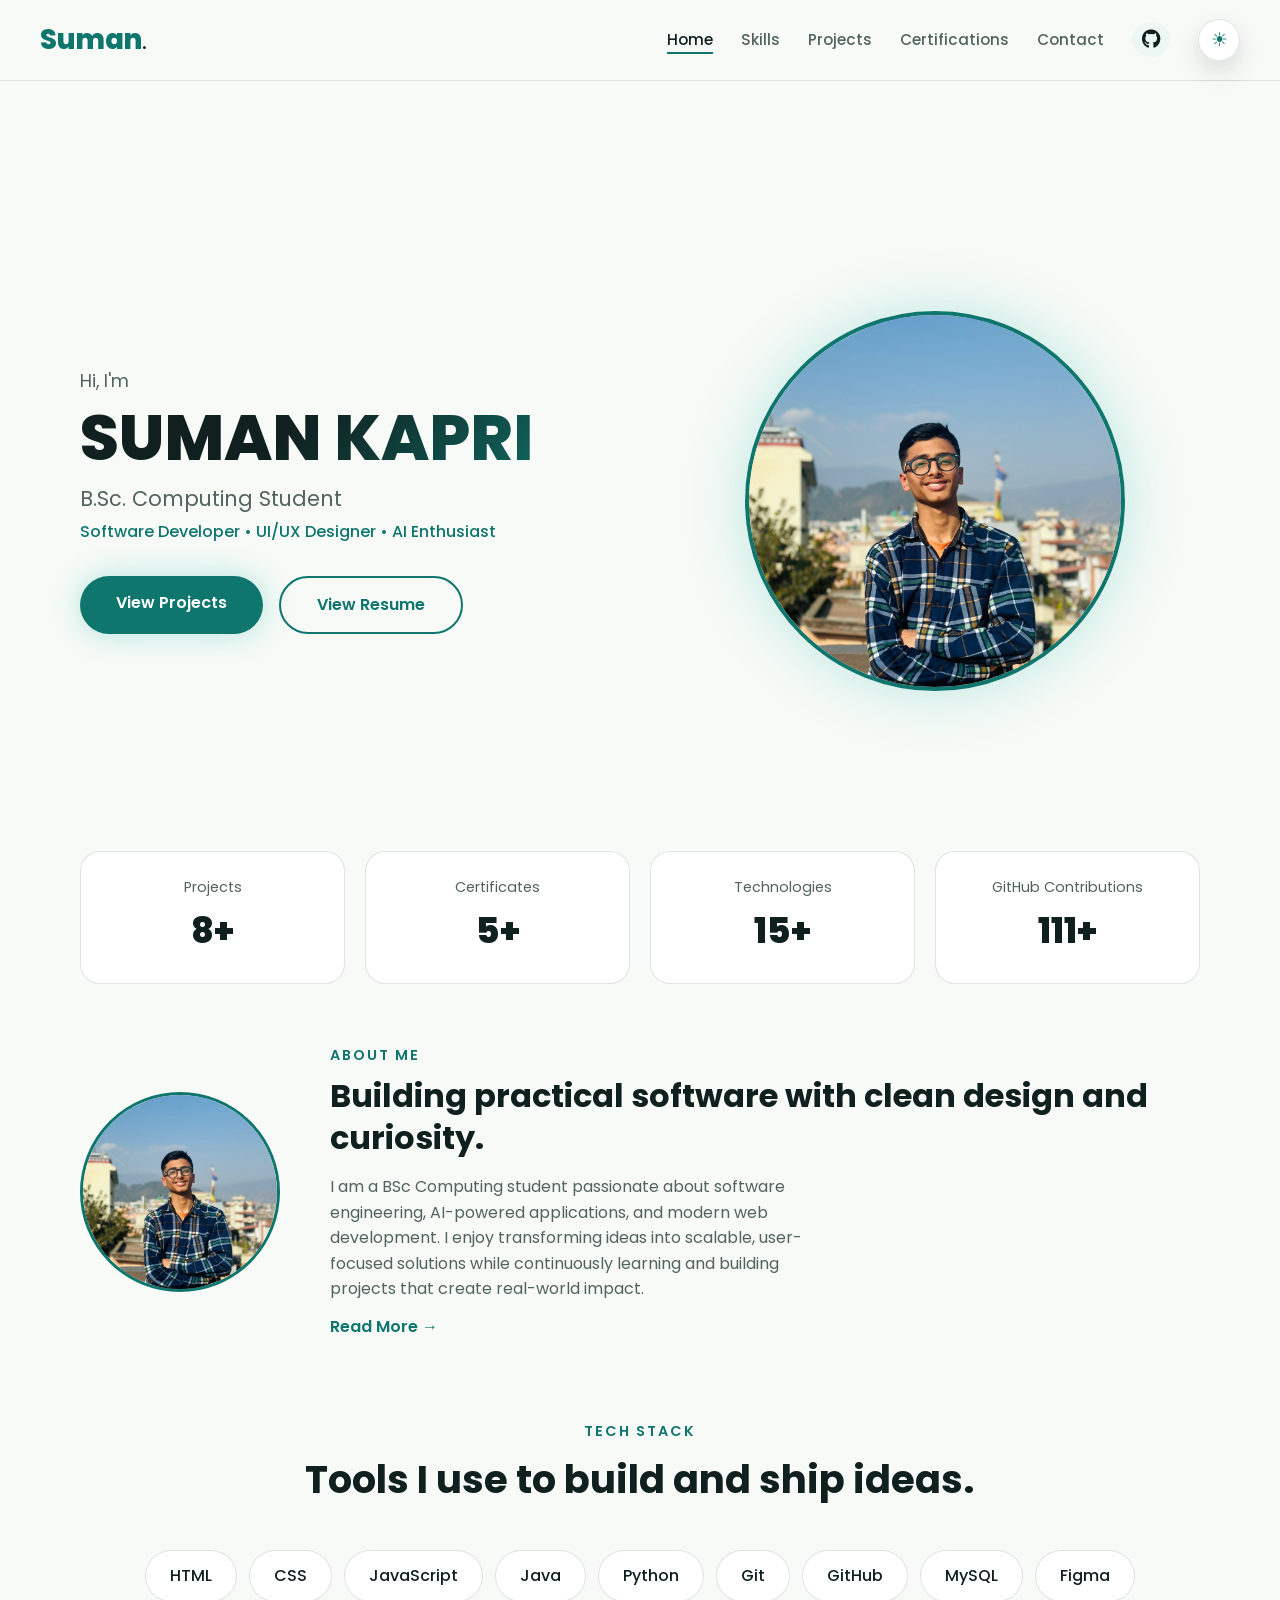
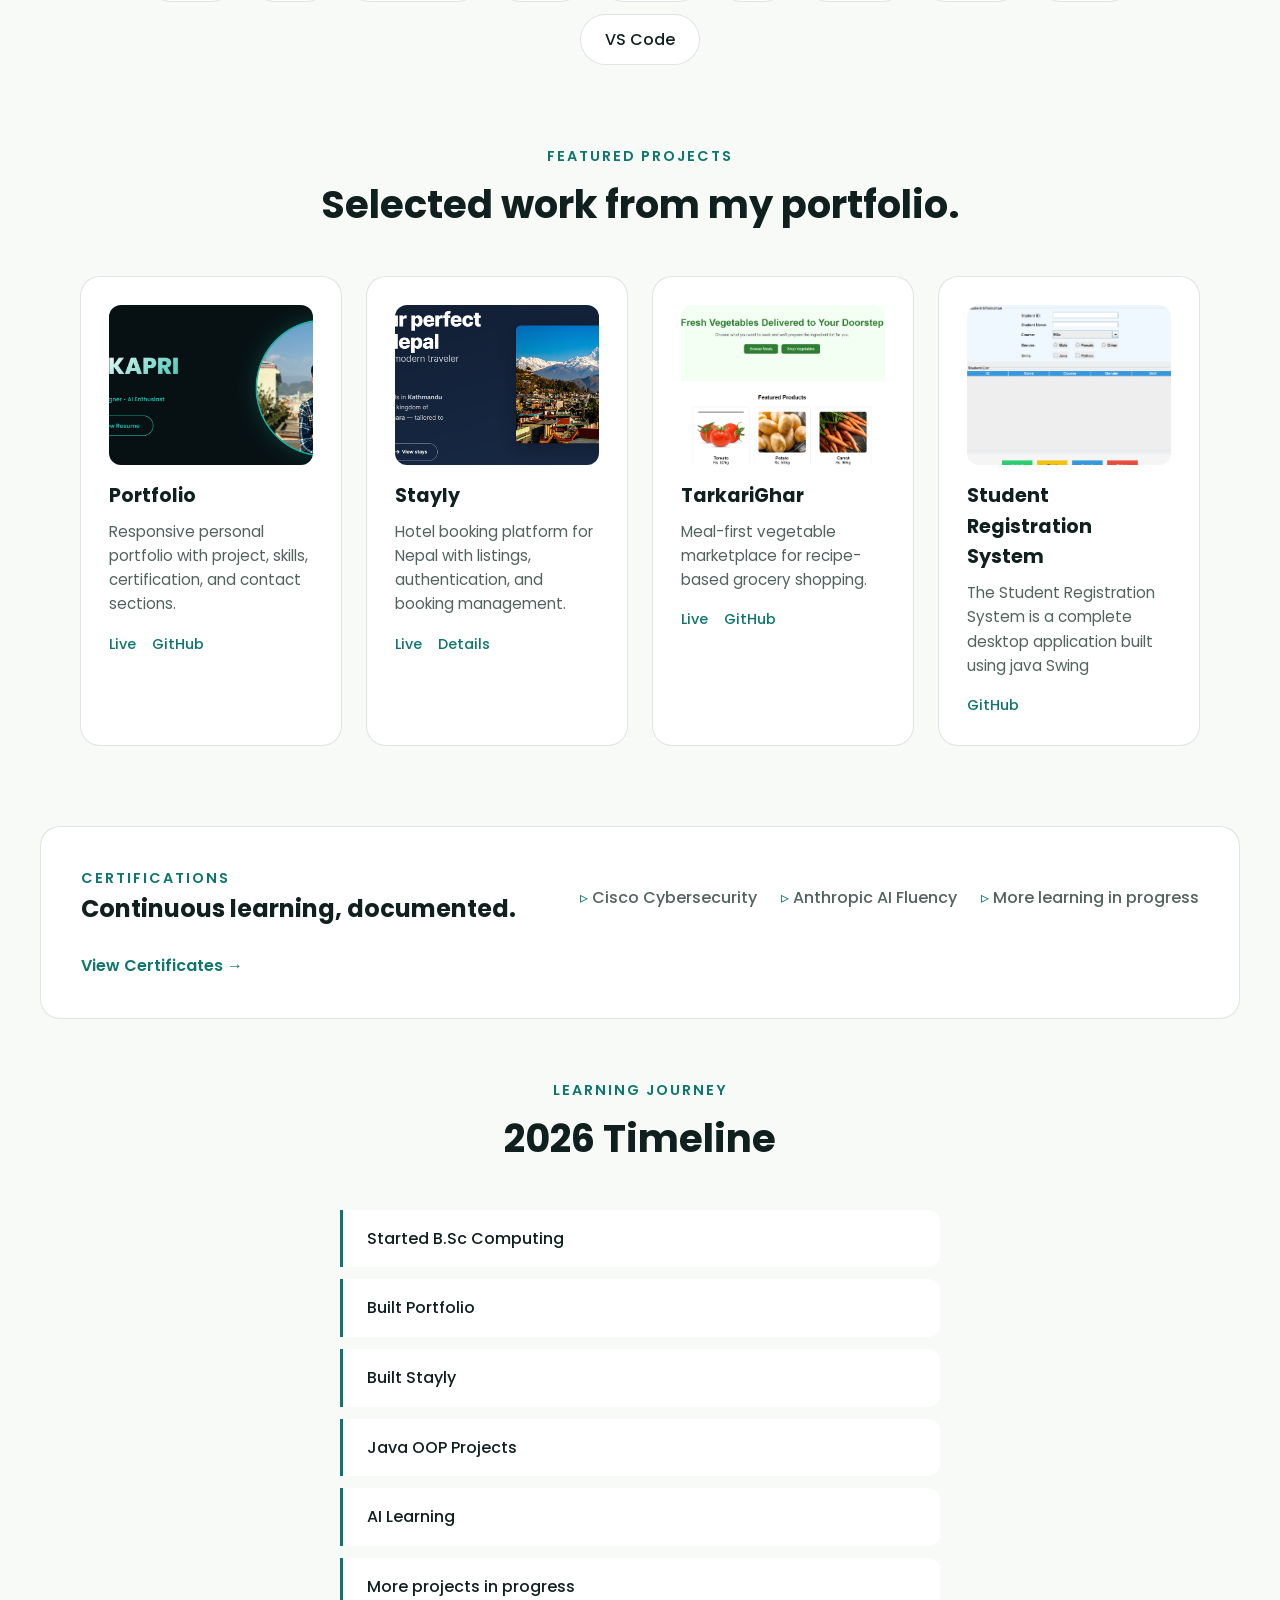
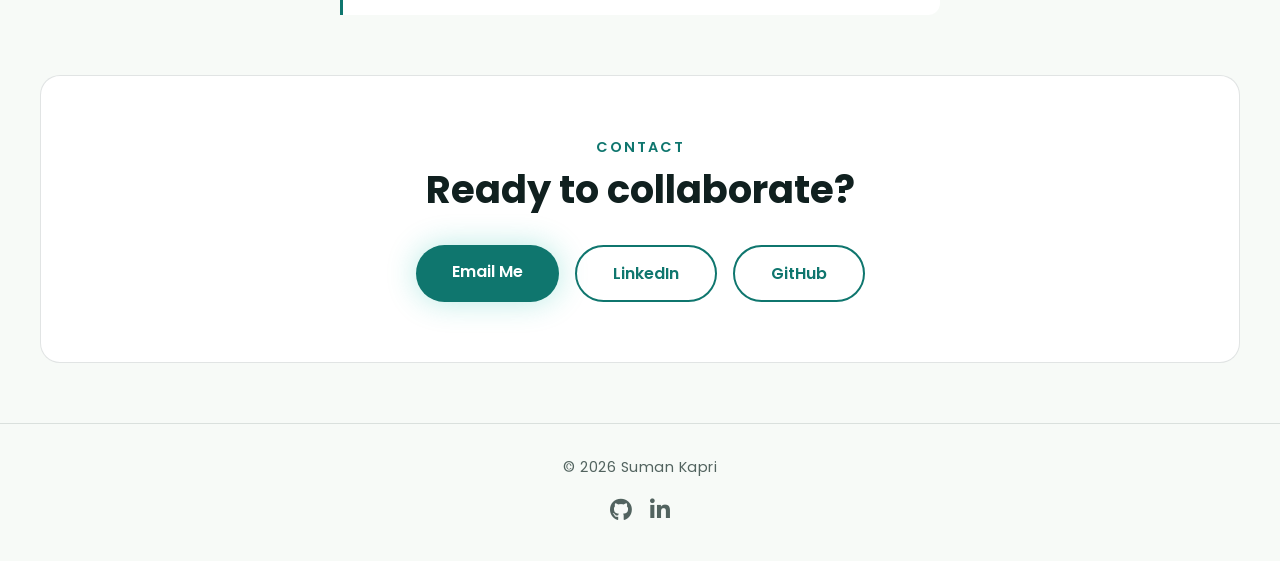
<file: index.html>
<!DOCTYPE html>
<html lang="en">
<head>
    <meta charset="UTF-8" />
    <meta name="viewport" content="width=device-width, initial-scale=1.0" />
    <title>Suman Kapri | Software Developer & AI Builder</title>
    <meta name="description" content="Portfolio of Suman Kapri, a BSc Computing student building software, AI applications, web projects, and networking solutions." />
    <link href="https://fonts.googleapis.com/css2?family=Poppins:wght@400;500;600;700;800&display=swap" rel="stylesheet" />
    <link rel="stylesheet" href="https://cdnjs.cloudflare.com/ajax/libs/font-awesome/6.5.0/css/all.min.css" />
    <link rel="stylesheet" href="css/style.css" />
</head>
    
<body>

    <!-- ===== HEADER ===== -->
    <header>
        <nav>
            <a class="logo" href="index.html">Suman<span>.</span></a>
            <ul class="nav-links">
                <li><a href="index.html" class="active">Home</a></li>
                <li><a href="skills.html">Skills</a></li>
                <li><a href="projects.html">Projects</a></li>
                <li><a href="certifications.html">Certifications</a></li>
                <li><a href="contact.html">Contact</a></li>
                <li>
                    <a href="https://github.com/suman222222" target="_blank" aria-label="GitHub">
                        <i class="fab fa-github"></i>
                    </a>
                </li>
                <li>
                    <button class="theme-toggle" type="button" aria-label="Switch theme">
                        <span class="theme-icon">☀</span>
                    </button>
                </li>
            </ul>
        </nav>
    </header>

    <main>

        <!-- ===== HERO ===== -->
        <section class="home-hero">
            <div class="home-hero-copy">
                <p class="hero-kicker">Hi, I'm</p>
                <h1>SUMAN KAPRI</h1>
                <p class="hero-degree">B.Sc. Computing Student</p>
                <p class="hero-role">Software Developer • UI/UX Designer • AI Enthusiast</p>
                <div class="hero-actions">
                    <a href="#projects" class="btn-glow">View Projects</a>
                    <a href="Resume%20Suman%20Kapri.pdf" class="btn-outline" target="_blank">View Resume</a>
                </div>
            </div>
            <div class="home-hero-visual">
                <div class="portrait-frame">
                    <img src="assets/suman-profile.jpg" alt="Suman Kapri" />
                </div>
            </div>
        </section>

        <!-- ===== STATS ===== -->
        <section class="quick-stats">
            <div class="stat-card">
                <span>Projects</span>
                <strong>8+</strong>
            </div>
            <div class="stat-card">
                <span>Certificates</span>
                <strong>5+</strong>
            </div>
            <div class="stat-card">
                <span>Technologies</span>
                <strong>15+</strong>
            </div>
            <div class="stat-card">
                <span>GitHub Contributions</span>
                <strong>111+</strong>
            </div>
        </section>

        <!-- ===== ABOUT ===== -->
        <section class="about-panel" id="about">
            <div class="about-photo">
                <img src="assets/suman-profile.jpg" alt="Suman Kapri" />
            </div>
            <div class="about-copy">
                <p class="section-label">About Me</p>
                <h2>Building practical software with clean design and curiosity.</h2>
                <p>
                    I am a BSc Computing student passionate about software engineering,
                    AI-powered applications, and modern web development.
                    I enjoy transforming ideas into scalable, user-focused solutions while continuously learning
                    and building projects that create real-world impact.
                </p>
                <a href="skills.html">Read More →</a>
            </div>
        </section>

        <!-- ===== TECH STACK ===== -->
        <section id="tech-stack">
            <div class="section-heading">
                <p class="section-label">Tech Stack</p>
                <h2>Tools I use to build and ship ideas.</h2>
            </div>
            <div class="tech-card-grid">
                <span>HTML</span>
                <span>CSS</span>
                <span>JavaScript</span>
                <span>Java</span>
                <span>Python</span>
                <span>Git</span>
                <span>GitHub</span>
                <span>MySQL</span>
                <span>Figma</span>
                <span>VS Code</span>
            </div>
        </section>

        <!-- ===== PROJECTS ===== -->
        <section id="projects">
            <div class="section-heading">
                <p class="section-label">Featured Projects</p>
                <h2>Selected work from my portfolio.</h2>
            </div>
            <div class="home-project-grid">
                
                <!-- Project 1: Portfolio -->
                 <div class="home-project-card">
                    <div class="project-thumb">
                        <img src="assets/portfolio-preview.png" alt="Portfolio preview" />
                    </div>
                    <h3>Portfolio</h3>
                    <p>Responsive personal portfolio with project, skills, certification, and contact sections.</p>
                    <div class="mini-links">
                        <a href="https://suman222222.github.io/suman-portfolio/" target="_blank">Live</a>
                        <a href="https://github.com/suman222222/suman-portfolio" target="_blank">GitHub</a>
                    </div>
                </div>

                <!-- Project 2: Stayly -->
                <div class="home-project-card">
                    <div class="project-thumb">
                        <img src="assets/Stayly-Nepal-preview.png" alt="Stayly Nepal preview" />
                    </div>
                    <h3>Stayly</h3>
                    <p>Hotel booking platform for Nepal with listings, authentication, and booking management.</p>
                    <div class="mini-links">
                        <a href="https://suman222222.github.io/Stayly/" target="_blank">Live</a>
                        <a href="projects.html">Details</a>
                    </div>
                </div>

                <!-- Project 3: TarkariGhar -->
                <div class="home-project-card">
                    <div class="project-thumb">
                        <img src="assets/tarkarighar-preview.png" alt="TarkariGhar preview" />
                    </div>
                    <h3>TarkariGhar</h3>
                    <p>Meal-first vegetable marketplace for recipe-based grocery shopping.</p>
                    <div class="mini-links">
                        <a href="https://suman222222.github.io/TarkariGhar/" target="_blank">Live</a>
                        <a href="https://github.com/suman222222/TarkariGhar" target="_blank">GitHub</a>
                    </div>
                </div>

                <!-- Project 4: Student Registration System -->
                <div class="home-project-card">
                    <div class="project-thumb">
                        <img src="assets/Student-registration-system.png" alt="Student Registration System preview" />
                    </div>
                    <h3>Student Registration System</h3>
                    <p>The Student Registration System is a complete desktop application built using java Swing</p>
                       
                    <div class="mini-links">
                        <a href="https://github.com/suman222222/Student-Registration-System" target="_blank">GitHub</a>
                    </div>
                </div>

            </div>
        </section>

        <!-- ===== CERTIFICATIONS ===== -->
        <section class="certifications-strip">
            <div>
                <p class="section-label">Certifications</p>
                <h2>Continuous learning, documented.</h2>
            </div>
            <ul>
                <li>Cisco Cybersecurity</li>
                <li>Anthropic AI Fluency</li>
                <li>More learning in progress</li>
            </ul>
            <a href="certifications.html">View Certificates →</a>
        </section>

        <!-- ===== JOURNEY ===== -->
        <section class="journey-section">
            <div class="section-heading">
                <p class="section-label">Learning Journey</p>
                <h2>2026 Timeline</h2>
            </div>
            <ol class="timeline">
                <li>Started B.Sc Computing</li>
                <li>Built Portfolio</li>
                <li>Built Stayly</li>
                <li>Java OOP Projects</li>
                <li>AI Learning</li>
                <li>More projects in progress</li>
            </ol>
        </section>

        <!-- ===== CONTACT ===== -->
        <section class="contact-cta" id="contact">
            <p class="section-label">Contact</p>
            <h2>Ready to collaborate?</h2>
            <div class="contact-actions">
                <a href="mailto:kaprisuman222@gmail.com" class="btn-glow">Email Me</a>
                <a href="https://www.linkedin.com/in/suman-kapri/" target="_blank" class="btn-outline">LinkedIn</a>
                <a href="https://github.com/suman222222" target="_blank" class="btn-outline">GitHub</a>
            </div>
        </section>

    </main>

    <!-- ===== FOOTER ===== -->
    <footer>
        <p>© 2026 Suman Kapri</p>
        <div class="footer-social">
            <a href="https://github.com/suman222222" target="_blank"><i class="fab fa-github"></i></a>
            <a href="https://www.linkedin.com/in/suman-kapri/" target="_blank"><i class="fab fa-linkedin-in"></i></a>
        </div>
    </footer>

    <script src="js/script.js"></script>

</body>
</html>
</file>
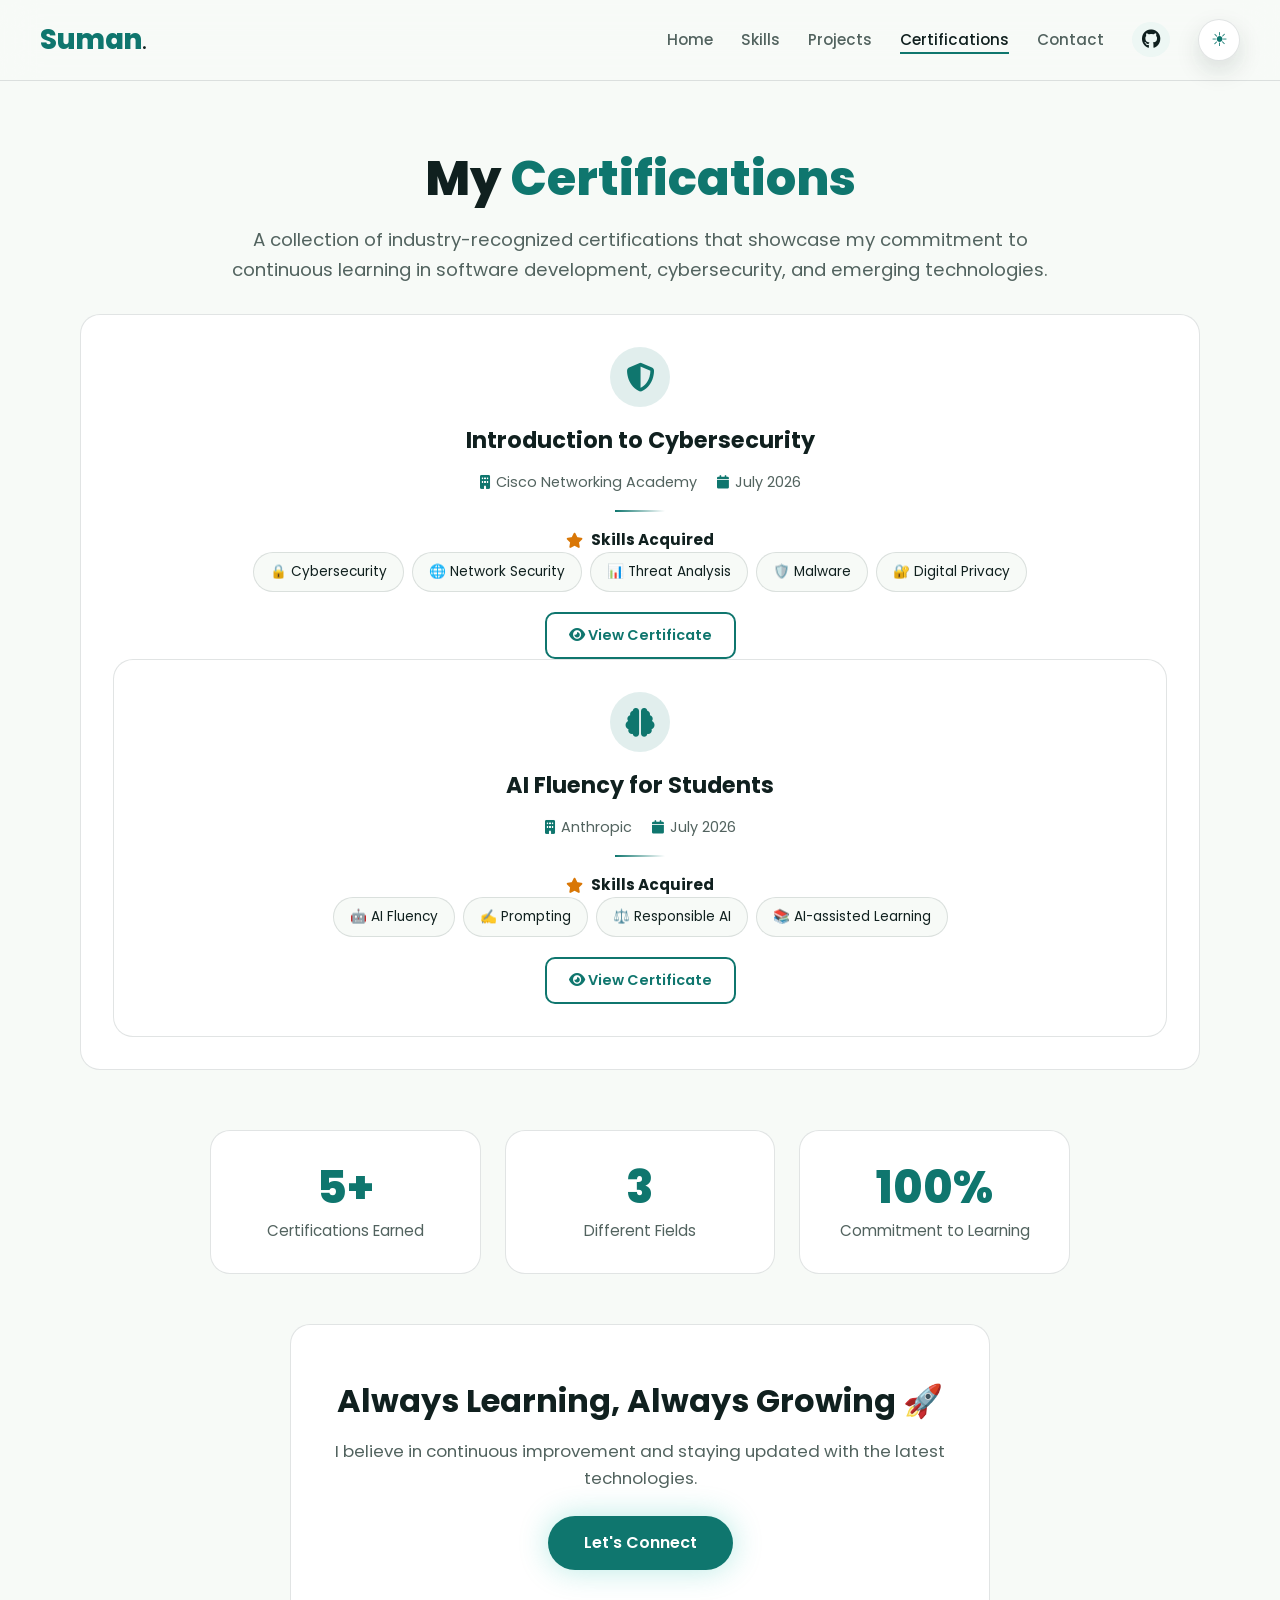
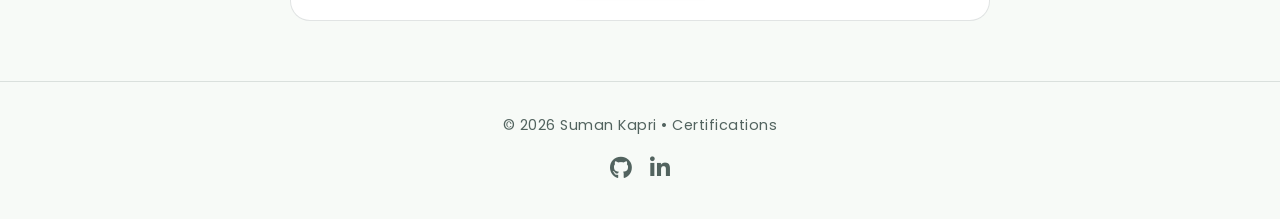
<file: certifications.html>
<!DOCTYPE html>
<html lang="en">
<head>
    <meta charset="UTF-8" />
    <meta name="viewport" content="width=device-width, initial-scale=1.0" />
    <title>Certifications | Suman Kapri</title>
    <meta name="description" content="Certifications earned by Suman Kapri in cybersecurity, AI, networking, and software development." />
    <link href="https://fonts.googleapis.com/css2?family=Poppins:wght@400;500;600;700;800&display=swap" rel="stylesheet" />
    <link rel="stylesheet" href="https://cdnjs.cloudflare.com/ajax/libs/font-awesome/6.5.0/css/all.min.css" />
    <link rel="stylesheet" href="css/style.css" />
</head>
<body>

    <header>
        <nav>
            <div class="logo">Suman<span>.</span></div>
            <ul class="nav-links">
                <li><a href="index.html">Home</a></li>
                <li><a href="skills.html">Skills</a></li>
                <li><a href="projects.html">Projects</a></li>
                <li><a href="certifications.html" class="active">Certifications</a></li>
                <li><a href="contact.html">Contact</a></li>
                <li><a href="https://github.com/suman222222" target="_blank" aria-label="GitHub"><i class="fab fa-github"></i></a></li>
                <li><button class="theme-toggle" type="button"><span class="theme-icon">☀</span></button></li>
            </ul>
        </nav>
    </header>

    <section class="page-hero">
        <div class="page-hero-content">
            <h1>My <span>Certifications</span></h1>
            <p>A collection of industry-recognized certifications that showcase my commitment to continuous learning in software development, cybersecurity, and emerging technologies.</p>
        </div>
    </section>

    <section class="certifications-grid">

        <!-- Certificate 1 -->
        <div class="certificate-card">
            <div class="cert-badge">
                <i class="fas fa-shield-halved"></i>
            </div>
            <h2>Introduction to Cybersecurity</h2>
            <div class="cert-meta">
                <span><i class="fas fa-building"></i> Cisco Networking Academy</span>
                <span><i class="fas fa-calendar"></i> July 2026</span>
            </div>
            <div class="cert-divider"></div>
            <h4><i class="fas fa-star"></i> Skills Acquired</h4>
            <div class="skills">
                <span>🔒 Cybersecurity</span>
                <span>🌐 Network Security</span>
                <span>📊 Threat Analysis</span>
                <span>🛡️ Malware</span>
                <span>🔐 Digital Privacy</span>
            </div>
            <div class="certificate-buttons">
                <a href="certificates/cisco-introduction-to-cybersecurity.pdf" target="_blank">
                    <i class="fas fa-eye"></i> View Certificate
                </a>
        </div>

        <!-- Certificate 2 -->
        <div class="certificate-card">
            <div class="cert-badge">
                <i class="fas fa-brain"></i>
            </div>
            <h2>AI Fluency for Students</h2>
            <div class="cert-meta">
                <span><i class="fas fa-building"></i> Anthropic</span>
                <span><i class="fas fa-calendar"></i> July 2026</span>
            </div>
            <div class="cert-divider"></div>
            <h4><i class="fas fa-star"></i> Skills Acquired</h4>
            <div class="skills">
                <span>🤖 AI Fluency</span>
                <span>✍️ Prompting</span>
                <span>⚖️ Responsible AI</span>
                <span>📚 AI-assisted Learning</span>
            </div>
            <div class="certificate-buttons">
                <a href="certificates/antropic-ai-fluency-for-students.pdf" target="_blank">
                    <i class="fas fa-eye"></i> View Certificate
                </a>
                
        </div>

        

    </section>

    <!-- Certifications Stats -->
    <section class="cert-stats">
        <div class="cert-stat-item">
            <span class="cert-stat-number">5+</span>
            <span class="cert-stat-label">Certifications Earned</span>
        </div>
        <div class="cert-stat-item">
            <span class="cert-stat-number">3</span>
            <span class="cert-stat-label">Different Fields</span>
        </div>
        <div class="cert-stat-item">
            <span class="cert-stat-number">100%</span>
            <span class="cert-stat-label">Commitment to Learning</span>
        </div>
    </section>

    <!-- Call to Action -->
    <section class="cert-cta">
        <h2>Always Learning, Always Growing 🚀</h2>
        <p>I believe in continuous improvement and staying updated with the latest technologies.</p>
        <a href="contact.html" class="btn-glow">Let's Connect</a>
    </section>

    <footer>
        <p>© 2026 Suman Kapri • Certifications </p>
        <div class="footer-social">
            <a href="https://github.com/suman222222" target="_blank"><i class="fab fa-github"></i></a>
            <a href="https://www.linkedin.com/in/suman-kapri/" target="_blank"><i class="fab fa-linkedin-in"></i></a>
        </div>
    </footer>

    <script src="js/script.js"></script>
</body>
</html>
</file>
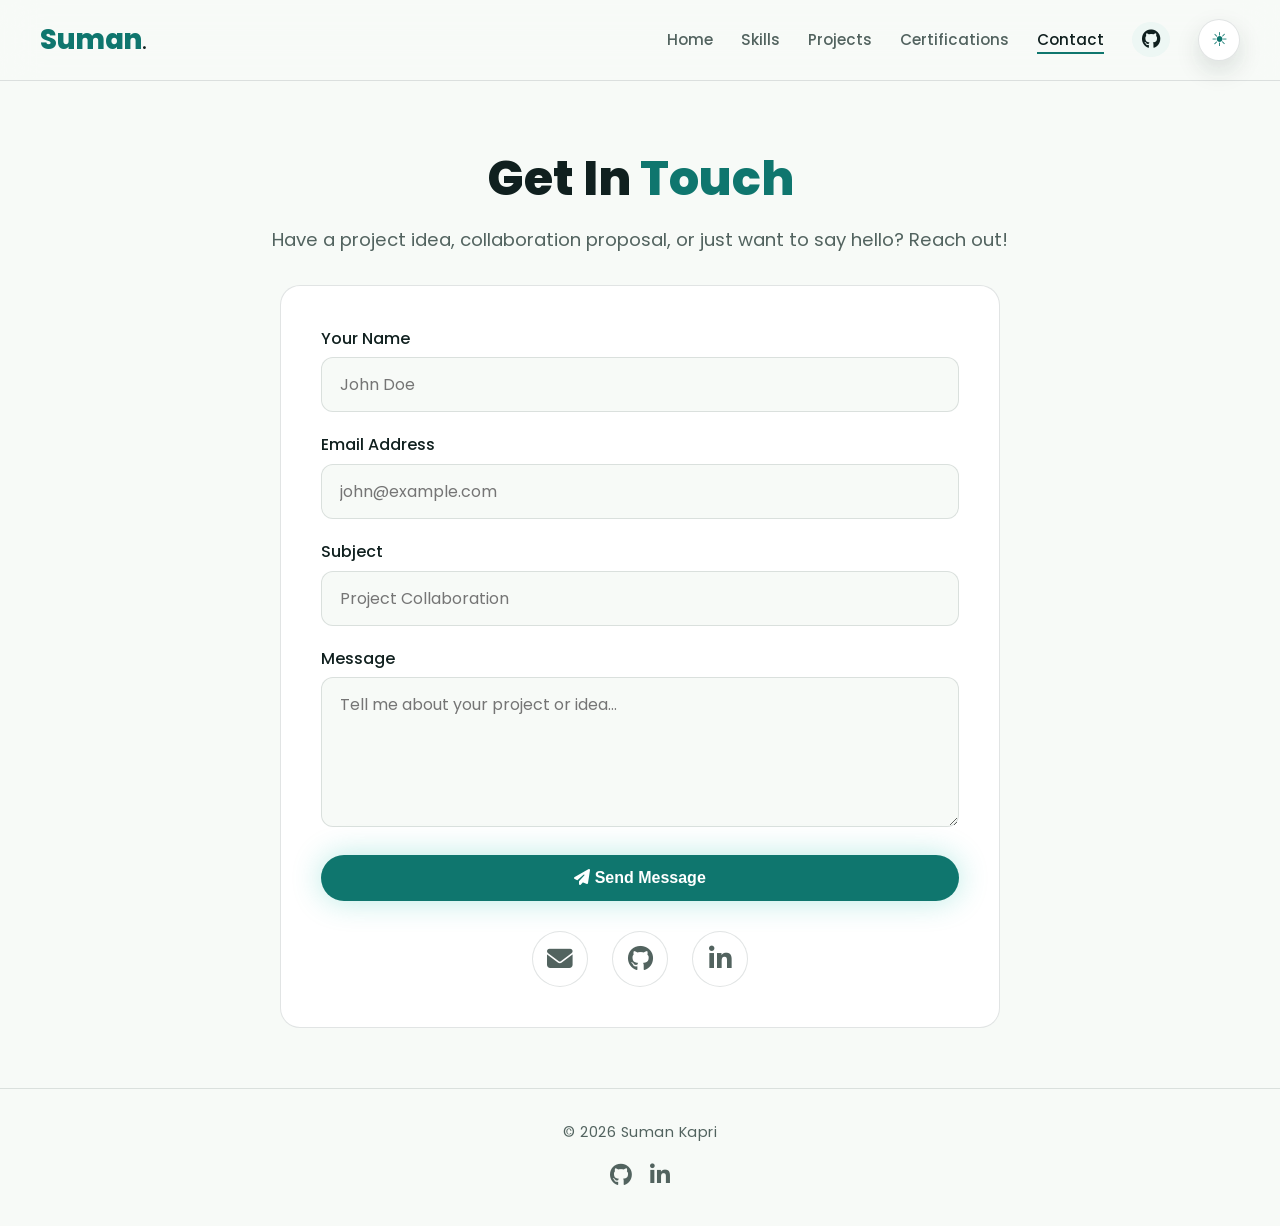
<file: contact.html>
<!DOCTYPE html>
<html lang="en">
<head>
    <meta charset="UTF-8" />
    <meta name="viewport" content="width=device-width, initial-scale=1.0" />
    <title>Contact | Suman Kapri</title>
    <meta name="description" content="Get in touch with Suman Kapri for collaborations, projects, or inquiries." />
    <link href="https://fonts.googleapis.com/css2?family=Poppins:wght@400;500;600;700;800&display=swap" rel="stylesheet" />
    <link rel="stylesheet" href="https://cdnjs.cloudflare.com/ajax/libs/font-awesome/6.5.0/css/all.min.css" />
    <link rel="stylesheet" href="css/style.css" />
</head>
<body>

    <header>
        <nav>
            <div class="logo">Suman<span>.</span></div>
            <ul class="nav-links">
                <li><a href="index.html">Home</a></li>
                <li><a href="skills.html">Skills</a></li>
                <li><a href="projects.html">Projects</a></li>
                <li><a href="certifications.html">Certifications</a></li>
                <li><a href="contact.html" class="active">Contact</a></li>
                <li><a href="https://github.com/suman222222" target="_blank" aria-label="GitHub"><i class="fab fa-github"></i></a></li>
                <li><button class="theme-toggle" type="button"><span class="theme-icon">☀</span></button></li>
            </ul>
        </nav>
    </header>

    <section class="page-hero">
        <div class="page-hero-content">
            <h1>Get In <span>Touch</span></h1>
            <p>Have a project idea, collaboration proposal, or just want to say hello? Reach out!</p>
        </div>
    </section>

    <section class="contact-section">
        <div class="contact-form">
            <form action="#" method="POST">
                <div class="form-group">
                    <label for="name">Your Name</label>
                    <input type="text" id="name" name="name" placeholder="John Doe" required />
                </div>
                <div class="form-group">
                    <label for="email">Email Address</label>
                    <input type="email" id="email" name="email" placeholder="john@example.com" required />
                </div>
                <div class="form-group">
                    <label for="subject">Subject</label>
                    <input type="text" id="subject" name="subject" placeholder="Project Collaboration" />
                </div>
                <div class="form-group">
                    <label for="message">Message</label>
                    <textarea id="message" name="message" placeholder="Tell me about your project or idea..." required></textarea>
                </div>
                <button type="submit" class="btn-glow">
                    <i class="fas fa-paper-plane"></i> Send Message
                </button>
            </form>

            <div class="contact-social">
                <a href="mailto:kaprisuman222@gmail.com" target="_blank" aria-label="Email">
                    <i class="fas fa-envelope"></i>
                </a>
                <a href="https://github.com/suman222222" target="_blank" aria-label="GitHub">
                    <i class="fab fa-github"></i>
                </a>
                <a href="https://www.linkedin.com/in/suman-kapri/" target="_blank" aria-label="LinkedIn">
                    <i class="fab fa-linkedin-in"></i>
                </a>
            </div>
        </div>
    </section>

    <footer>
        <p>© 2026 Suman Kapri</p>
        <div class="footer-social">
            <a href="https://github.com/suman222222" target="_blank"><i class="fab fa-github"></i></a>
            <a href="https://www.linkedin.com/in/suman-kapri/" target="_blank"><i class="fab fa-linkedin-in"></i></a>
        </div>
    </footer>

    <script src="js/script.js"></script>
</body>
</html>
</file>
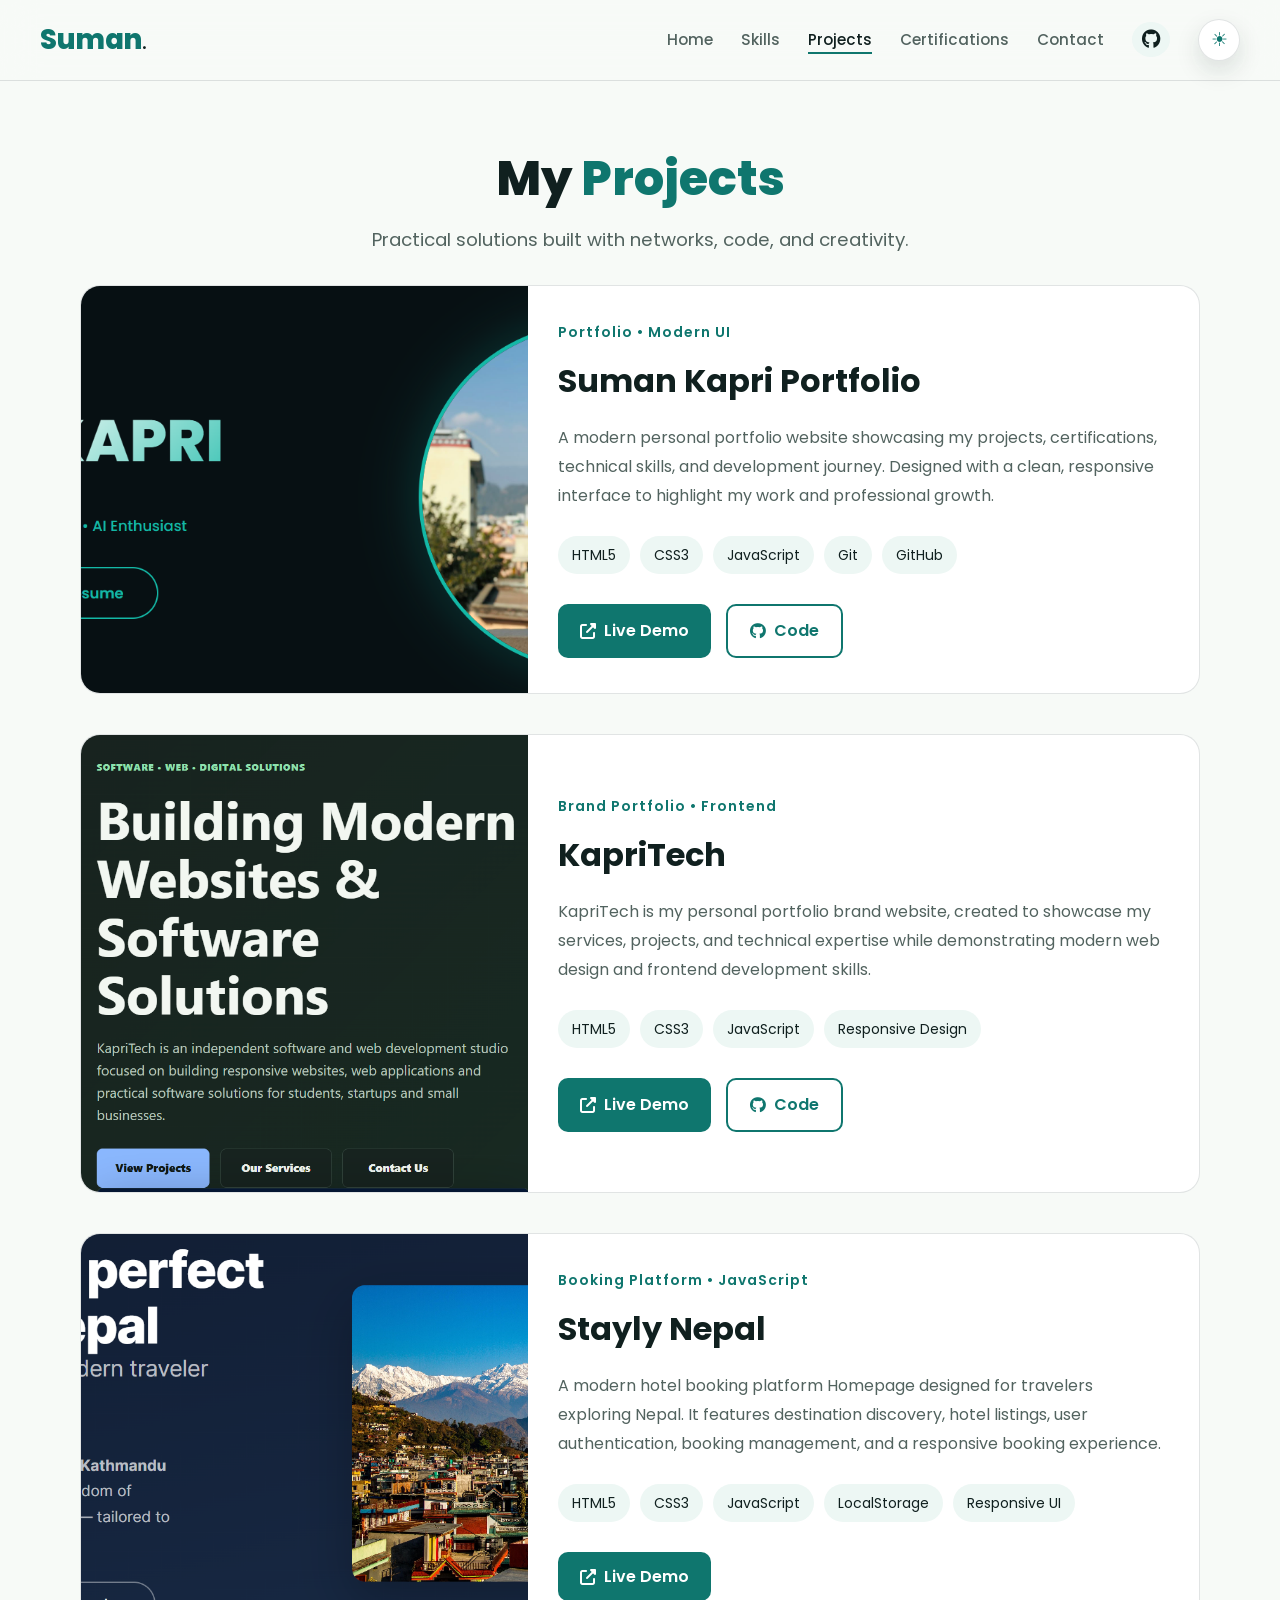
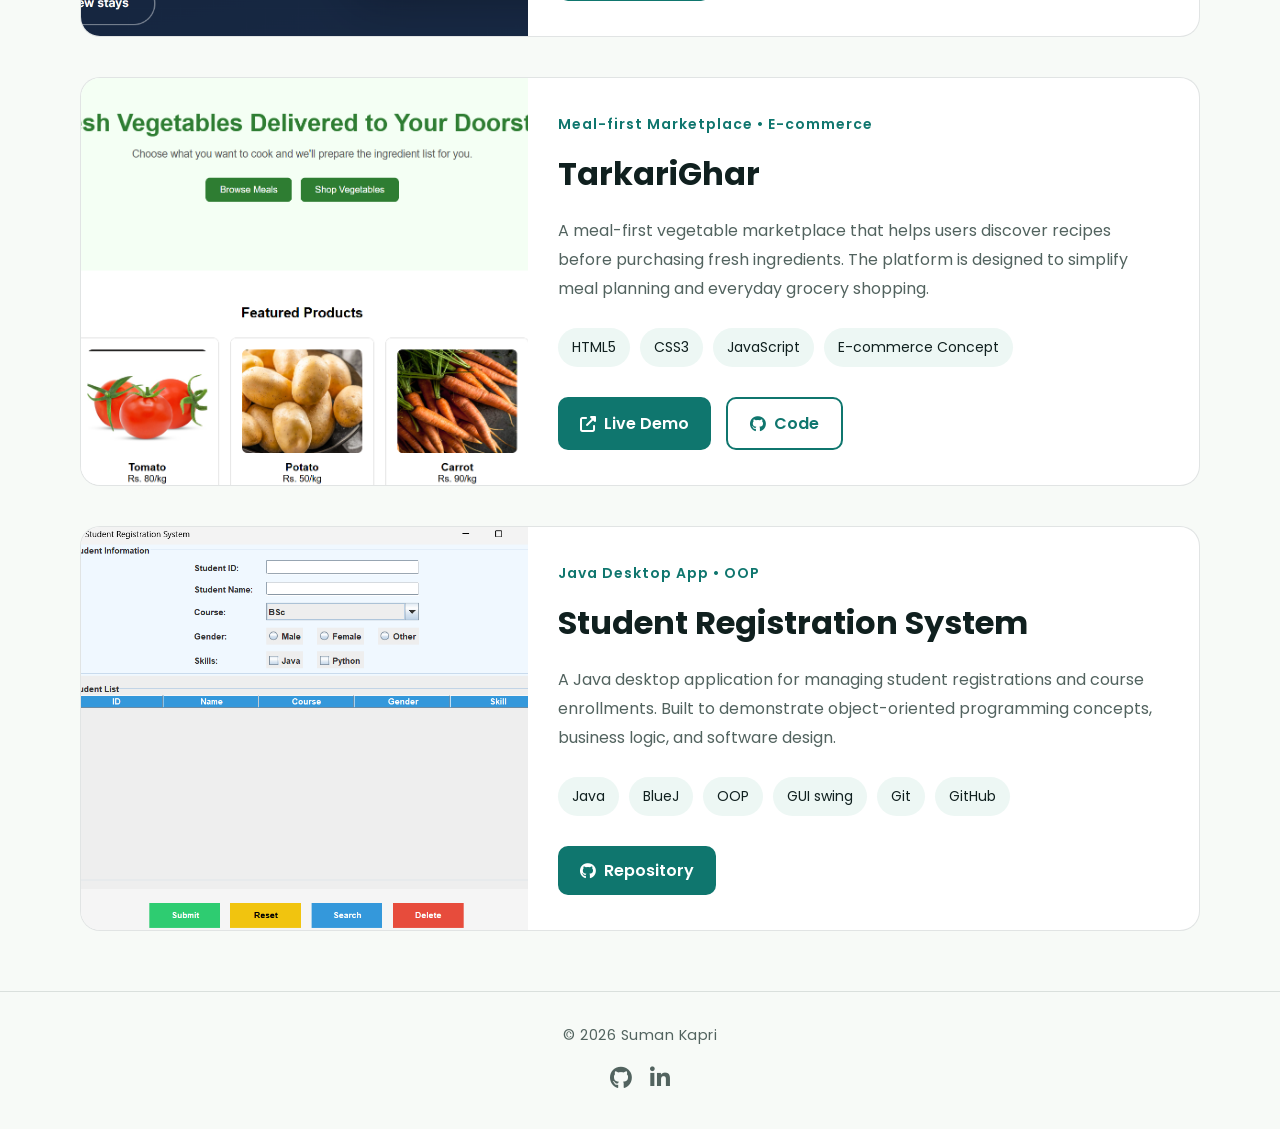
<file: projects.html>
<!DOCTYPE html>
<html lang="en">
<head>
    <meta charset="UTF-8" />
    <meta name="viewport" content="width=device-width, initial-scale=1.0" />
    <title>Suman Kapri | Projects</title>
    <meta name="description" content="Software, AI, web development, and networking projects by Suman Kapri." />
    <link href="https://fonts.googleapis.com/css2?family=Poppins:wght@400;500;600;700;800&display=swap" rel="stylesheet" />
    <link rel="stylesheet" href="https://cdnjs.cloudflare.com/ajax/libs/font-awesome/6.5.0/css/all.min.css" />
    <link rel="stylesheet" href="css/style.css" />
</head>
<body>

    <header>
        <nav>
            <div class="logo">Suman<span>.</span></div>
            <ul class="nav-links">
                <li><a href="index.html">Home</a></li>
                <li><a href="skills.html">Skills</a></li>
                <li><a href="projects.html" class="active">Projects</a></li>
                <li><a href="certifications.html">Certifications</a></li>
                <li><a href="contact.html">Contact</a></li>
                <li><a href="https://github.com/suman222222" target="_blank" aria-label="GitHub"><i class="fab fa-github"></i></a></li>
                <li><button class="theme-toggle" type="button"><span class="theme-icon">☀</span></button></li>
            </ul>
        </nav>
    </header>

    <section class="page-hero">
        <div class="page-hero-content">
            <h1>My <span>Projects</span></h1>
            <p>Practical solutions built with networks, code, and creativity.</p>
        </div>
    </section>

    <section class="projects-section">

        <!-- Project 1 -->
        <div class="project-card">
            <div class="project-image">
                <img src="assets/portfolio-preview.png" alt="Suman Kapri" onerror="this.style.display='none'; this.parentElement.querySelector('.fallback').style.display='flex';" />
                <span class="fallback" style="display:none;">SK</span>
            </div>

            <div class="project-content">
                <span class="project-category">Portfolio • Modern UI</span>
                <h3 class="project-title">Suman Kapri Portfolio</h3>
                <p class="project-description">
                    A modern personal portfolio website showcasing my projects, certifications,
                    technical skills, and development journey. Designed with a clean, responsive
                    interface to highlight my work and professional growth.
                </p>
                <div class="project-tech">
                    <span>HTML5</span>
                    <span>CSS3</span>
                    <span>JavaScript</span>
                    <span>Git</span>
                    <span>GitHub</span>
                </div>
                <div class="project-links">
                    <a href="https://suman222222.github.io/suman-portfolio/" target="_blank" class="btn-project">
                        <i class="fas fa-external-link-alt"></i> Live Demo
                    </a>
                    <a href="https://github.com/suman222222/suman-portfolio" target="_blank" class="btn-project demo">
                        <i class="fab fa-github"></i> Code
                    </a>
                </div>
            </div>
        </div>

        <!-- Project 2 -->
        <div class="project-card">
            <div class="project-image">
                <img src="assets/kapriTech.png" alt="KapriTech" onerror="this.style.display='none'; this.parentElement.querySelector('.fallback').style.display='flex';" />
                <span class="fallback" style="display:none;">KT</span>
            </div>
            <div class="project-content">
                <span class="project-category">Brand Portfolio • Frontend</span>
                <h3 class="project-title">KapriTech</h3>
                <p class="project-description">
                    KapriTech is my personal portfolio brand website, created to showcase
                    my services, projects, and technical expertise while demonstrating
                    modern web design and frontend development skills.
                </p>
                <div class="project-tech">
                    <span>HTML5</span>
                    <span>CSS3</span>
                    <span>JavaScript</span>
                    <span>Responsive Design</span>
                </div>
                <div class="project-links">
                    <a href="https://suman222222.github.io/portfolio-kapritech/" target="_blank" class="btn-project">
                        <i class="fas fa-external-link-alt"></i> Live Demo
                    </a>
                    <a href="https://github.com/suman222222/portfolio-kapritech" target="_blank" class="btn-project demo">
                        <i class="fab fa-github"></i> Code
                    </a>
                </div>
            </div>
        </div>

        <!-- Project 3: Stayly -->
         <div class="project-card">
            <div class="project-image">
                <img src="assets/Stayly-Nepal-preview.png" alt="Stayly Nepal preview" onerror="this.style.display='none'; this.parentElement.querySelector('.fallback').style.display='flex';" />
                <span class="fallback" style="display:none;">SN</span>
            </div>
            <div class="project-content">
                <span class="project-category">Booking Platform • JavaScript</span>
                <h3 class="project-title">Stayly Nepal</h3>
                <p class="project-description">
                    A modern hotel booking platform Homepage designed for travelers exploring Nepal.
                    It features destination discovery, hotel listings, user authentication,
                    booking management, and a responsive booking experience.
                </p>
                <div class="project-tech">
                    <span>HTML5</span>
                    <span>CSS3</span>
                    <span>JavaScript</span>
                    <span>LocalStorage</span>
                    <span>Responsive UI</span>
                </div>
                <div class="project-links">
                    <a href="https://suman222222.github.io/Stayly/" target="_blank" class="btn-project">
                        <i class="fas fa-external-link-alt"></i> Live Demo
                    </a>
                </div>
            </div>
        </div>

        <!-- Project 4 -->
        <div class="project-card">
            <div class="project-image">
                <img src="assets/tarkarighar-preview.png" alt="TarkariGhar" onerror="this.style.display='none'; this.parentElement.querySelector('.fallback').style.display='flex';" />
                <span class="fallback" style="display:none;">TG</span>
            </div>
            <div class="project-content">
                <span class="project-category">Meal-first Marketplace • E-commerce</span>
                <h3 class="project-title">TarkariGhar</h3>
                <p class="project-description">
                    A meal-first vegetable marketplace that helps users discover recipes
                    before purchasing fresh ingredients. The platform is designed to
                    simplify meal planning and everyday grocery shopping.
                </p>
                <div class="project-tech">
                    <span>HTML5</span>
                    <span>CSS3</span>
                    <span>JavaScript</span>
                    <span>E-commerce Concept</span>
                </div>
                <div class="project-links">
                    <a href="https://suman222222.github.io/TarkariGhar/" target="_blank" class="btn-project">
                        <i class="fas fa-external-link-alt"></i> Live Demo
                    </a>
                    <a href="https://github.com/suman222222/TarkariGhar" target="_blank" class="btn-project demo">
                        <i class="fab fa-github"></i> Code
                    </a>
                </div>
            </div>
        </div>

        <!-- Project 5 -->
        <div class="project-card">
            <div class="project-image">
                <img src="assets/Student-registration-system.png" alt="Student Registration System" onerror="this.style.display='none'; this.parentElement.querySelector('.fallback').style.display='flex';" />
            </div>
            <div class="project-content">
                <span class="project-category">Java Desktop App • OOP</span>
                <h3 class="project-title">Student Registration System</h3>
                <p class="project-description">
                    A Java desktop application for managing student registrations and course enrollments.
                    Built to demonstrate object-oriented programming concepts, business logic, and software design.
                </p>
                <div class="project-tech">
                    <span>Java</span>
                    <span>BlueJ</span>
                    <span>OOP</span>
                    <span>GUI swing</span>
                    <span>Git</span>
                    <span>GitHub</span>
                </div>
                <div class="project-links">
                    <a href="https://github.com/suman222222/Student-Registration-System" target="_blank" class="btn-project">
                        <i class="fab fa-github"></i> Repository
                    </a>
                </div>
            </div>
        </div>

    </section>

    <footer>
        <p>© 2026 Suman Kapri</p>
        <div class="footer-social">
            <a href="https://github.com/suman222222" target="_blank"><i class="fab fa-github"></i></a>
            <a href="https://www.linkedin.com/in/suman-kapri/" target="_blank"><i class="fab fa-linkedin-in"></i></a>
        </div>
    </footer>

    <script src="js/script.js"></script>
</body>
</html>
</file>
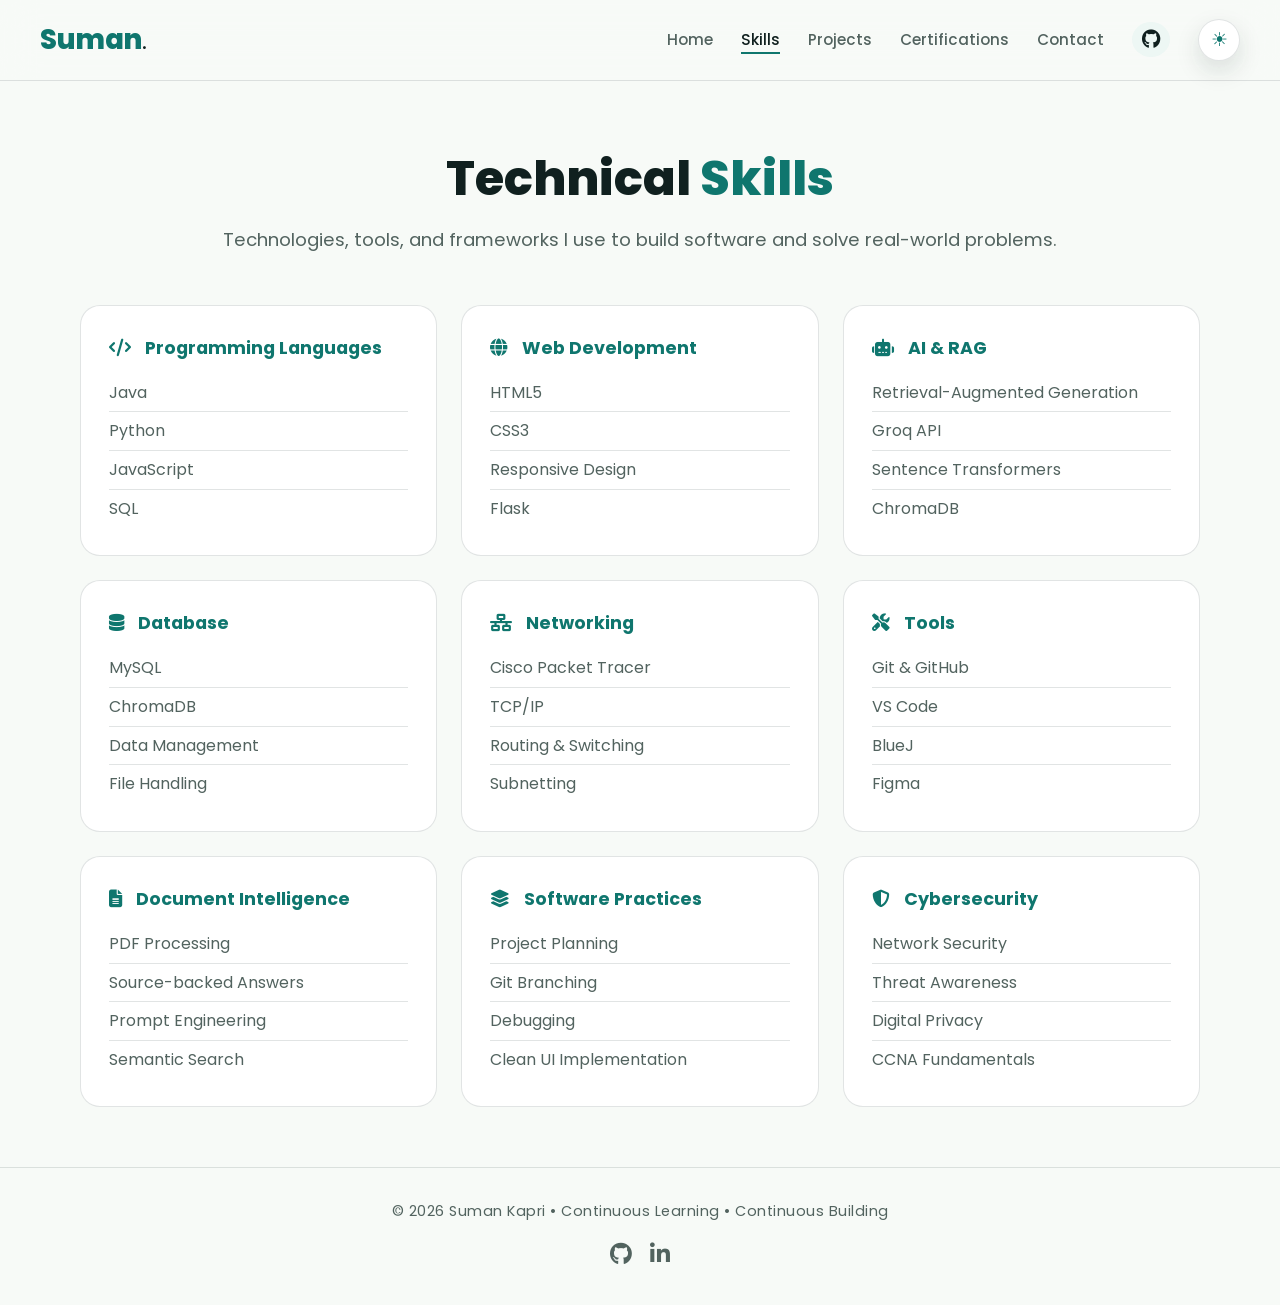
<file: skills.html>
<!DOCTYPE html>
<html lang="en">
<head>
    <meta charset="UTF-8">
    <meta name="viewport" content="width=device-width, initial-scale=1.0">
    <title>Skills | Suman Kapri</title>
    <meta name="description" content="Technical skills of Suman Kapri across programming, web development, AI, databases, networking, and development tools.">
    <link href="https://fonts.googleapis.com/css2?family=Poppins:wght@400;500;600;700;800&display=swap" rel="stylesheet">
    <link rel="stylesheet" href="https://cdnjs.cloudflare.com/ajax/libs/font-awesome/6.5.0/css/all.min.css">
    <link rel="stylesheet" href="css/style.css">
</head>
<body>

    <header>
        <nav>
            <div class="logo">Suman<span>.</span></div>
            <ul class="nav-links">
                <li><a href="index.html">Home</a></li>
                <li><a href="skills.html" class="active">Skills</a></li>
                <li><a href="projects.html">Projects</a></li>
                <li><a href="certifications.html">Certifications</a></li>
                <li><a href="contact.html">Contact</a></li>
                <li><a href="https://github.com/suman222222" target="_blank" aria-label="GitHub"><i class="fab fa-github"></i></a></li>
                <li><button class="theme-toggle" type="button"><span class="theme-icon">☀</span></button></li>
            </ul>
        </nav>
    </header>

    <section class="page-hero">
        <div class="page-hero-content">
            <h1>Technical <span>Skills</span></h1>
            <p>Technologies, tools, and frameworks I use to build software and solve real-world problems.</p>
        </div>
    </section>

    <section class="skills-section">

        <div class="skills-grid">
            <div class="skill-card">
                <h3><i class="fas fa-code"></i> Programming Languages</h3>
                <ul>
                    <li>Java</li>
                    <li>Python</li>
                    <li>JavaScript</li>
                    <li>SQL</li>
                </ul>
            </div>

            <div class="skill-card">
                <h3><i class="fas fa-globe"></i> Web Development</h3>
                <ul>
                    <li>HTML5</li>
                    <li>CSS3</li>
                    <li>Responsive Design</li>
                    <li>Flask</li>
                </ul>
            </div>

            <div class="skill-card">
                <h3><i class="fas fa-robot"></i> AI & RAG</h3>
                <ul>
                    <li>Retrieval-Augmented Generation</li>
                    <li>Groq API</li>
                    <li>Sentence Transformers</li>
                    <li>ChromaDB</li>
                </ul>
            </div>

            <div class="skill-card">
                <h3><i class="fas fa-database"></i> Database</h3>
                <ul>
                    <li>MySQL</li>
                    <li>ChromaDB</li>
                    <li>Data Management</li>
                    <li>File Handling</li>
                </ul>
            </div>

            <div class="skill-card">
                <h3><i class="fas fa-network-wired"></i> Networking</h3>
                <ul>
                    <li>Cisco Packet Tracer</li>
                    <li>TCP/IP</li>
                    <li>Routing & Switching</li>
                    <li>Subnetting</li>
                </ul>
            </div>

            <div class="skill-card">
                <h3><i class="fas fa-tools"></i> Tools</h3>
                <ul>
                    <li>Git & GitHub</li>
                    <li>VS Code</li>
                    <li>BlueJ</li>
                    <li>Figma</li>
                </ul>
            </div>

            <div class="skill-card">
                <h3><i class="fas fa-file-lines"></i> Document Intelligence</h3>
                <ul>
                    <li>PDF Processing</li>
                    <li>Source-backed Answers</li>
                    <li>Prompt Engineering</li>
                    <li>Semantic Search</li>
                </ul>
            </div>

            <div class="skill-card">
                <h3><i class="fas fa-layer-group"></i> Software Practices</h3>
                <ul>
                    <li>Project Planning</li>
                    <li>Git Branching</li>
                    <li>Debugging</li>
                    <li>Clean UI Implementation</li>
                </ul>
            </div>

            <div class="skill-card">
                <h3><i class="fas fa-shield-halved"></i> Cybersecurity</h3>
                <ul>
                    <li>Network Security</li>
                    <li>Threat Awareness</li>
                    <li>Digital Privacy</li>
                    <li>CCNA Fundamentals</li>
                </ul>
            </div>
        </div>

    </section>

    <footer>
        <p>© 2026 Suman Kapri • Continuous Learning • Continuous Building</p>
        <div class="footer-social">
            <a href="https://github.com/suman222222" target="_blank"><i class="fab fa-github"></i></a>
            <a href="https://www.linkedin.com/in/suman-kapri/" target="_blank"><i class="fab fa-linkedin-in"></i></a>
        </div>
    </footer>

    <script src="js/script.js"></script>
</body>
</html>
</file>
<file: css/style.css>
/* ============================================================
   RESET & BASE
   ============================================================ */
* {
    margin: 0;
    padding: 0;
    box-sizing: border-box;
}

:root {
    --bg: #071013;
    --surface: #0d1b1e;
    --surface-strong: #10242a;
    --text: #f5fbf8;
    --muted: #a7bbb6;
    --border: rgba(255, 255, 255, 0.09);
    --accent: #14b8a6;
    --accent-2: #f59e0b;
    --accent-soft: rgba(20, 184, 166, 0.16);
    --shadow: rgba(0, 0, 0, 0.34);
    --radius: 20px;
    --transition: 0.35s ease;
}

body.light-theme {
    --bg: #f7faf7;
    --surface: #ffffff;
    --surface-strong: #edf7f4;
    --text: #10201f;
    --muted: #52635f;
    --border: rgba(15, 36, 34, 0.12);
    --accent: #0f766e;
    --accent-2: #d97706;
    --accent-soft: rgba(15, 118, 110, 0.12);
    --shadow: rgba(15, 36, 34, 0.13);
}

html {
    scroll-behavior: smooth;
}

body {
    font-family: 'Poppins', sans-serif;
    background: var(--bg);
    color: var(--text);
    min-height: 100vh;
    line-height: 1.6;
    transition: background 0.3s ease, color 0.3s ease;
    overflow-x: hidden;
}

a {
    text-decoration: none;
    color: inherit;
}

img {
    max-width: 100%;
    display: block;
}

/* ============================================================
   SCROLLBAR
   ============================================================ */
::-webkit-scrollbar {
    width: 8px;
}
::-webkit-scrollbar-track {
    background: var(--bg);
}
::-webkit-scrollbar-thumb {
    background: var(--accent);
    border-radius: 10px;
}
::-webkit-scrollbar-thumb:hover {
    background: var(--accent-2);
}

/* ============================================================
   HEADER / NAVIGATION
   ============================================================ */
header {
    padding: 18px 40px;
    background: color-mix(in srgb, var(--bg) 88%, transparent);
    backdrop-filter: blur(18px);
    -webkit-backdrop-filter: blur(18px);
    border-bottom: 1px solid var(--border);
    position: sticky;
    top: 0;
    z-index: 1000;
}

nav {
    display: flex;
    justify-content: space-between;
    align-items: center;
    max-width: 1200px;
    margin: 0 auto;
}

.logo {
    font-size: 1.7rem;
    font-weight: 800;
    color: var(--accent);
    letter-spacing: -0.5px;
}

.logo span {
    color: var(--text);
    font-weight: 300;
}

.nav-links {
    display: flex;
    align-items: center;
    gap: 28px;
    list-style: none;
    flex-wrap: wrap;
}

.nav-links li a {
    color: var(--muted);
    text-decoration: none;
    font-weight: 500;
    font-size: 0.95rem;
    transition: color 0.3s ease;
    position: relative;
}

.nav-links li a::after {
    content: '';
    position: absolute;
    bottom: -4px;
    left: 0;
    width: 0%;
    height: 2px;
    background: var(--accent);
    transition: width 0.3s ease;
}

.nav-links li a:hover::after,
.nav-links li a.active::after {
    width: 100%;
}

.nav-links li a:hover,
.nav-links li a.active {
    color: var(--text);
}

.nav-links li a i {
    font-size: 1.2rem;
    background: var(--surface-strong);
    padding: 8px 10px;
    border-radius: 50%;
    transition: all 0.3s ease;
    width: 38px;
    text-align: center;
    color: var(--text);
}

.nav-links li a i:hover {
    background: var(--accent);
    color: #fff !important;
    transform: translateY(-3px);
    box-shadow: 0 8px 28px rgba(20, 184, 166, 0.45);
}

.theme-toggle {
    width: 42px;
    height: 42px;
    display: inline-grid;
    place-items: center;
    border: 1px solid var(--border);
    border-radius: 50%;
    background: var(--surface);
    color: var(--accent);
    cursor: pointer;
    box-shadow: 0 10px 24px var(--shadow);
    transition: transform 0.25s ease, background 0.25s ease, color 0.25s ease;
    font-size: 1.2rem;
}

.theme-toggle:hover {
    transform: translateY(-2px);
    background: var(--accent);
    color: #fff;
}

/* ============================================================
   BUTTONS
   ============================================================ */
.btn-glow {
    display: inline-block;
    padding: 14px 36px;
    background: var(--accent);
    color: #fff;
    font-weight: 600;
    border-radius: 50px;
    transition: all 0.3s ease;
    box-shadow: 0 0 30px rgba(20, 184, 166, 0.3);
    border: none;
    cursor: pointer;
    font-size: 1rem;
    text-align: center;
}

.btn-glow:hover {
    transform: translateY(-3px);
    box-shadow: 0 0 50px rgba(20, 184, 166, 0.5);
}

.btn-outline {
    display: inline-block;
    padding: 14px 36px;
    border: 2px solid var(--accent);
    color: var(--accent);
    font-weight: 600;
    border-radius: 50px;
    transition: all 0.3s ease;
    background: transparent;
    cursor: pointer;
    font-size: 1rem;
    text-align: center;
}

.btn-outline:hover {
    background: var(--accent);
    color: #fff;
    transform: translateY(-3px);
}

/* ============================================================
   PAGE HERO (Shared across all pages)
   ============================================================ */
.page-hero {
    padding: 60px 20px 30px;
    text-align: center;
    max-width: 900px;
    margin: 0 auto;
}

.page-hero-content h1 {
    font-size: 3rem;
    font-weight: 800;
    margin-bottom: 8px;
}

.page-hero-content h1 span {
    color: var(--accent);
}

.page-hero-content p {
    color: var(--muted);
    font-size: 1.15rem;
}

/* ============================================================
   HOME PAGE - HERO
   ============================================================ */
.home-hero {
    display: flex;
    align-items: center;
    justify-content: space-between;
    max-width: 1200px;
    margin: 40px auto 0;
    padding: 0 40px;
    gap: 60px;
    min-height: calc(100vh - 140px);
}

.home-hero-copy {
    flex: 1;
}

.hero-kicker {
    font-size: 1.1rem;
    color: var(--muted);
    margin-bottom: 8px;
}

.home-hero-copy h1 {
    font-size: 4rem;
    font-weight: 800;
    line-height: 1.1;
    background: linear-gradient(135deg, var(--text) 40%, var(--accent));
    -webkit-background-clip: text;
    -webkit-text-fill-color: transparent;
    background-clip: text;
}

.hero-degree {
    font-size: 1.3rem;
    color: var(--muted);
    margin-top: 8px;
}

.hero-role {
    color: var(--accent);
    font-weight: 500;
    margin-top: 4px;
}

.hero-actions {
    display: flex;
    gap: 16px;
    margin-top: 32px;
    flex-wrap: wrap;
}

.home-hero-visual {
    flex: 1;
    display: flex;
    justify-content: center;
    align-items: center;
}

.portrait-frame {
    width: 380px;
    height: 380px;
    border-radius: 50%;
    overflow: hidden;
    border: 4px solid var(--accent);
    box-shadow: 0 0 60px rgba(20, 184, 166, 0.25);
}

.portrait-frame img {
    width: 100%;
    height: 100%;
    object-fit: cover;
}

/* ============================================================
   HOME PAGE - QUICK STATS
   ============================================================ */
.quick-stats {
    display: grid;
    grid-template-columns: repeat(4, 1fr);
    gap: 20px;
    max-width: 1200px;
    margin: -30px auto 60px;
    padding: 0 40px;
}

.stat-card {
    background: var(--surface);
    border: 1px solid var(--border);
    border-radius: var(--radius);
    padding: 24px 20px;
    text-align: center;
    transition: var(--transition);
}

.stat-card:hover {
    transform: translateY(-6px);
    border-color: var(--accent);
}

.stat-card span {
    display: block;
    color: var(--muted);
    font-size: 0.9rem;
}

.stat-card strong {
    display: block;
    font-size: 2.2rem;
    font-weight: 800;
    color: var(--text);
    margin-top: 4px;
}

/* ============================================================
   HOME PAGE - ABOUT
   ============================================================ */
.about-panel {
    display: flex;
    align-items: center;
    gap: 50px;
    max-width: 1200px;
    margin: 0 auto 80px;
    padding: 0 40px;
}

.about-photo {
    width: 200px;
    height: 200px;
    border-radius: 50%;
    overflow: hidden;
    border: 3px solid var(--accent);
    flex-shrink: 0;
}

.about-photo img {
    width: 100%;
    height: 100%;
    object-fit: cover;
}

.about-copy .section-label {
    color: var(--accent);
    font-weight: 600;
    font-size: 0.9rem;
    text-transform: uppercase;
    letter-spacing: 2px;
}

.about-copy h2 {
    font-size: 2rem;
    margin: 8px 0 16px;
    line-height: 1.3;
}

.about-copy p {
    color: var(--muted);
    max-width: 500px;
}

.about-copy a {
    color: var(--accent);
    font-weight: 600;
    display: inline-block;
    margin-top: 12px;
    transition: var(--transition);
}

.about-copy a:hover {
    transform: translateX(6px);
}

/* ============================================================
   SECTION HEADINGS (Shared)
   ============================================================ */
.section-heading {
    text-align: center;
    max-width: 700px;
    margin: 0 auto 40px;
}

.section-label {
    color: var(--accent);
    font-weight: 600;
    font-size: 0.9rem;
    text-transform: uppercase;
    letter-spacing: 2px;
}

.section-heading h2 {
    font-size: 2.4rem;
    margin-top: 6px;
}

/* ============================================================
   HOME PAGE - TECH STACK
   ============================================================ */
#tech-stack {
    max-width: 1200px;
    margin: 0 auto 80px;
    padding: 0 40px;
}

.tech-card-grid {
    display: flex;
    flex-wrap: wrap;
    justify-content: center;
    gap: 12px;
}

.tech-card-grid span {
    background: var(--surface);
    border: 1px solid var(--border);
    padding: 12px 24px;
    border-radius: 50px;
    font-weight: 500;
    transition: var(--transition);
    cursor: default;
}

.tech-card-grid span:hover {
    background: var(--accent);
    color: #fff;
    transform: translateY(-4px);
    border-color: var(--accent);
}

/* ============================================================
   HOME PAGE - PROJECTS
   ============================================================ */
#projects {
    max-width: 1200px;
    margin: 0 auto 80px;
    padding: 0 40px;
}

.home-project-grid {
    display: grid;
    grid-template-columns: repeat(auto-fit, minmax(260px, 1fr));
    gap: 24px;
}

.home-project-card {
    background: var(--surface);
    border: 1px solid var(--border);
    border-radius: var(--radius);
    padding: 28px;
    transition: var(--transition);
}

.home-project-card:hover {
    transform: translateY(-8px);
    border-color: var(--accent);
    box-shadow: 0 20px 40px var(--shadow);
}

.project-thumb {
    width: 100%;
    height: 160px;
    border-radius: 12px;
    background: var(--surface-strong);
    display: flex;
    align-items: center;
    justify-content: center;
    font-size: 2.5rem;
    font-weight: 700;
    color: var(--accent);
    overflow: hidden;
    margin-bottom: 16px;
}

.project-thumb img {
    width: 100%;
    height: 100%;
    object-fit: cover;
}

.project-thumb.initials {
    background: var(--accent-soft);
    color: var(--accent);
}

.home-project-card h3 {
    font-size: 1.2rem;
    margin-bottom: 8px;
}

.home-project-card p {
    color: var(--muted);
    font-size: 0.95rem;
    margin-bottom: 16px;
}

.mini-links {
    display: flex;
    gap: 16px;
}

.mini-links a {
    color: var(--accent);
    font-weight: 500;
    font-size: 0.9rem;
    transition: var(--transition);
}

.mini-links a:hover {
    color: var(--text);
}

/* ============================================================
   HOME PAGE - CERTIFICATIONS STRIP
   ============================================================ */
.certifications-strip {
    max-width: 1200px;
    margin: 0 auto 60px;
    padding: 40px;
    background: var(--surface);
    border: 1px solid var(--border);
    border-radius: var(--radius);
    display: flex;
    align-items: center;
    justify-content: space-between;
    flex-wrap: wrap;
    gap: 24px;
}

.certifications-strip ul {
    list-style: none;
    display: flex;
    gap: 24px;
    flex-wrap: wrap;
}

.certifications-strip ul li {
    color: var(--muted);
    font-weight: 500;
}

.certifications-strip ul li::before {
    content: '▹ ';
    color: var(--accent);
}

.certifications-strip a {
    color: var(--accent);
    font-weight: 600;
    transition: var(--transition);
}

.certifications-strip a:hover {
    transform: translateX(6px);
}

/* ============================================================
   HOME PAGE - JOURNEY TIMELINE
   ============================================================ */
.journey-section {
    max-width: 1200px;
    margin: 0 auto 60px;
    padding: 0 40px;
}

.timeline {
    list-style: none;
    max-width: 600px;
    margin: 0 auto;
}

.timeline li {
    padding: 16px 24px;
    border-left: 3px solid var(--accent);
    margin-bottom: 12px;
    background: var(--surface);
    border-radius: 0 12px 12px 0;
    transition: var(--transition);
    font-weight: 500;
}

.timeline li:hover {
    transform: translateX(8px);
    border-color: var(--accent-2);
}

/* ============================================================
   HOME PAGE - CONTACT CTA
   ============================================================ */
.contact-cta {
    max-width: 1200px;
    margin: 0 auto 60px;
    padding: 60px 40px;
    text-align: center;
    background: var(--surface);
    border-radius: var(--radius);
    border: 1px solid var(--border);
}

.contact-cta h2 {
    font-size: 2.4rem;
    margin-bottom: 24px;
}

.contact-actions {
    display: flex;
    gap: 16px;
    justify-content: center;
    flex-wrap: wrap;
}

/* ============================================================
   SKILLS PAGE
   ============================================================ */
.skills-section {
    max-width: 1200px;
    margin: 0 auto 60px;
    padding: 0 40px;
}

.skills-grid {
    display: grid;
    grid-template-columns: repeat(auto-fit, minmax(280px, 1fr));
    gap: 24px;
    margin: 20px 0 40px;
}

.skill-card {
    background: var(--surface);
    border: 1px solid var(--border);
    border-radius: var(--radius);
    padding: 28px;
    transition: var(--transition);
}

.skill-card:hover {
    transform: translateY(-6px);
    border-color: var(--accent);
}

.skill-card h3 {
    font-size: 1.1rem;
    margin-bottom: 12px;
    color: var(--accent);
}

.skill-card h3 i {
    margin-right: 10px;
}

.skill-card ul {
    list-style: none;
}

.skill-card ul li {
    padding: 6px 0;
    color: var(--muted);
    border-bottom: 1px solid var(--border);
}

.skill-card ul li:last-child {
    border-bottom: none;
}

.skill-card p {
    color: var(--muted);
    font-size: 0.95rem;
    line-height: 1.7;
}

/* ============================================================
   PROJECTS PAGE
   ============================================================ */
.projects-section {
    max-width: 1200px;
    margin: 0 auto 60px;
    padding: 0 40px;
}

.project-card {
    display: flex;
    gap: 30px;
    background: var(--surface);
    border: 1px solid var(--border);
    border-radius: var(--radius);
    overflow: hidden;
    transition: var(--transition);
    margin-bottom: 40px;
}

.project-card:hover {
    transform: translateY(-8px);
    box-shadow: 0 18px 40px var(--shadow);
}

.project-image {
    width: 40%;
    min-height: 320px;
    overflow: hidden;
    flex-shrink: 0;
    background: var(--surface-strong);
    display: flex;
    align-items: center;
    justify-content: center;
}

.project-image img {
    width: 100%;
    height: 100%;
    object-fit: cover;
    transition: 0.4s;
}

.project-card:hover .project-image img {
    transform: scale(1.05);
}

.project-image .fallback {
    font-size: 4.5rem;
    font-weight: 700;
    color: var(--accent);
    opacity: 0.6;
}

.project-content {
    width: 60%;
    padding: 35px 35px 35px 0;
    display: flex;
    flex-direction: column;
    justify-content: center;
}

.project-category {
    color: var(--accent);
    font-size: 14px;
    font-weight: 600;
    margin-bottom: 12px;
    letter-spacing: 1px;
}

.project-title {
    color: var(--text);
    font-size: 2rem;
    margin-bottom: 18px;
    font-weight: 700;
}

.project-description {
    color: var(--muted);
    line-height: 1.8;
    font-size: 16px;
    margin-bottom: 25px;
}

.project-tech {
    display: flex;
    flex-wrap: wrap;
    gap: 10px;
    margin-bottom: 30px;
}

.project-tech span {
    background: var(--surface-strong);
    color: var(--text);
    padding: 8px 14px;
    border-radius: 30px;
    font-size: 14px;
    transition: 0.3s;
}

.project-tech span:hover {
    background: var(--accent);
    color: #fff;
}

.project-links {
    display: flex;
    gap: 15px;
    flex-wrap: wrap;
}

.btn-project {
    padding: 12px 22px;
    border-radius: 10px;
    background: var(--accent);
    color: #fff;
    font-weight: 600;
    transition: 0.3s;
    display: inline-flex;
    align-items: center;
    gap: 8px;
    border: none;
    cursor: pointer;
    text-decoration: none;
}

.btn-project:hover {
    background: var(--accent-2);
    transform: translateY(-2px);
}

.btn-project.demo {
    background: transparent;
    border: 2px solid var(--accent);
    color: var(--accent);
}

.btn-project.demo:hover {
    background: var(--accent);
    color: #fff;
}

/* ============================================================
   CERTIFICATIONS PAGE - UPDATED
   ============================================================ */
.certifications-grid {
    max-width: 1200px;
    margin: 0 auto 60px;
    padding: 0 40px;
    display: grid;
    grid-template-columns: repeat(auto-fit, minmax(340px, 1fr));
    gap: 40px; /* Increased spacing */
}

.certificate-card {
    background: var(--surface);
    border: 1px solid var(--border);
    border-radius: var(--radius);
    padding: 32px;
    transition: var(--transition);
    text-align: center; /* Center all content */
}

.certificate-card:hover {
    transform: translateY(-6px);
    border-color: var(--accent);
    box-shadow: 0 20px 40px var(--shadow);
}

/* Certificate Badge */
.cert-badge {
    width: 60px;
    height: 60px;
    border-radius: 50%;
    background: var(--accent-soft);
    display: flex;
    align-items: center;
    justify-content: center;
    font-size: 1.8rem;
    color: var(--accent);
    margin: 0 auto 16px; /* Centered */
    transition: var(--transition);
}

.certificate-card:hover .cert-badge {
    transform: scale(1.1) rotate(-5deg);
    background: var(--accent);
    color: #fff;
}

.certificate-card h2 {
    font-size: 1.4rem;
    margin-bottom: 12px;
}

.cert-meta {
    display: flex;
    gap: 20px;
    flex-wrap: wrap;
    margin: 12px 0 16px;
    justify-content: center; /* Centered */
}

.cert-meta span {
    color: var(--muted);
    font-size: 0.9rem;
    display: flex;
    align-items: center;
    gap: 6px;
}

.cert-meta span i {
    color: var(--accent);
    font-size: 0.85rem;
}

.cert-divider {
    width: 50px;
    height: 2px;
    background: linear-gradient(90deg, var(--accent), transparent);
    margin: 16px auto; /* Centered */
}

.certificate-card h4 {
    display: flex;
    align-items: center;
    gap: 8px;
    font-size: 0.95rem;
    color: var(--text);
    justify-content: center; /* Centered */
}

.certificate-card h4 i {
    color: var(--accent-2);
}

.certificate-card .skills {
    display: flex;
    flex-wrap: wrap;
    gap: 8px;
    margin-bottom: 20px;
    justify-content: center; /* Centered */
}

.certificate-card .skills span {
    background: var(--bg);
    color: var(--text);
    padding: 8px 16px;
    border-radius: 30px;
    font-size: 0.85rem;
    border: 1px solid var(--border);
    transition: var(--transition);
    cursor: default;
    display: inline-flex;
    align-items: center;
    gap: 4px;
}

.certificate-card .skills span:hover {
    background: var(--accent);
    color: #fff;
    transform: translateY(-2px);
    border-color: var(--accent);
}

.certificate-buttons {
    display: flex;
    gap: 12px;
    flex-wrap: wrap;
    justify-content: center; /* Centered */
}

.certificate-buttons a {
    padding: 10px 22px;
    border-radius: 10px;
    font-weight: 600;
    transition: var(--transition);
    font-size: 0.9rem;
    text-decoration: none;
}

.certificate-buttons a:first-child {
    background: var(--accent);
    color: #fff;
}

.certificate-buttons a:first-child:hover {
    background: var(--accent-2);
    transform: translateY(-2px);
}

.certificate-buttons a:last-child {
    border: 2px solid var(--accent);
    color: var(--accent);
    background: transparent;
}

.certificate-buttons a:last-child:hover {
    background: var(--accent);
    color: #fff;
    transform: translateY(-2px);
}

/* Certificate Stats */
.cert-stats {
    max-width: 900px;
    margin: 0 auto 50px;
    padding: 0 20px;
    display: grid;
    grid-template-columns: repeat(3, 1fr);
    gap: 24px;
}

.cert-stat-item {
    background: var(--surface);
    border: 1px solid var(--border);
    border-radius: var(--radius);
    padding: 30px 20px;
    text-align: center;
    transition: var(--transition);
}

.cert-stat-item:hover {
    transform: translateY(-6px);
    border-color: var(--accent);
}

.cert-stat-number {
    display: block;
    font-size: 2.8rem;
    font-weight: 800;
    color: var(--accent);
    line-height: 1.2;
}

.cert-stat-label {
    display: block;
    color: var(--muted);
    font-size: 0.95rem;
    margin-top: 4px;
}

/* Certificate CTA */
.cert-cta {
    max-width: 700px;
    margin: 0 auto 60px;
    padding: 50px 40px;
    text-align: center;
    background: var(--surface);
    border: 1px solid var(--border);
    border-radius: var(--radius);
}

.cert-cta h2 {
    font-size: 2rem;
    margin-bottom: 12px;
}

.cert-cta p {
    color: var(--muted);
    margin-bottom: 24px;
    font-size: 1.05rem;
}

/* ============================================================
   CONTACT PAGE
   ============================================================ */
.contact-section {
    max-width: 800px;
    margin: 0 auto 60px;
    padding: 0 40px;
}

.contact-form {
    background: var(--surface);
    border: 1px solid var(--border);
    border-radius: var(--radius);
    padding: 40px;
}

.contact-form .form-group {
    margin-bottom: 20px;
}

.contact-form label {
    display: block;
    font-weight: 500;
    margin-bottom: 6px;
    color: var(--text);
}

.contact-form input,
.contact-form textarea {
    width: 100%;
    padding: 14px 18px;
    background: var(--bg);
    border: 1px solid var(--border);
    border-radius: 12px;
    color: var(--text);
    font-family: inherit;
    font-size: 1rem;
    transition: var(--transition);
}

.contact-form input:focus,
.contact-form textarea:focus {
    outline: none;
    border-color: var(--accent);
    box-shadow: 0 0 0 3px var(--accent-soft);
}

.contact-form textarea {
    min-height: 150px;
    resize: vertical;
}

.contact-form .btn-glow {
    width: 100%;
}

.contact-social {
    display: flex;
    justify-content: center;
    gap: 24px;
    margin-top: 30px;
}

.contact-social a {
    width: 56px;
    height: 56px;
    border-radius: 50%;
    background: var(--surface);
    border: 1px solid var(--border);
    display: inline-grid;
    place-items: center;
    font-size: 1.6rem;
    color: var(--muted);
    transition: var(--transition);
}

.contact-social a:hover {
    background: var(--accent);
    color: #fff;
    transform: translateY(-4px);
    border-color: var(--accent);
}

/* ============================================================
   FOOTER
   ============================================================ */
footer {
    padding: 32px 20px;
    text-align: center;
    border-top: 1px solid var(--border);
    margin-top: 20px;
}

footer p {
    color: var(--muted);
    font-size: 0.9rem;
    letter-spacing: 0.5px;
}

footer p:hover {
    color: var(--accent);
}

.footer-social {
    margin-top: 14px;
    display: flex;
    justify-content: center;
    gap: 18px;
}

.footer-social a {
    color: var(--muted);
    font-size: 1.4rem;
    transition: all 0.3s ease;
}

.footer-social a:hover {
    color: var(--accent);
    transform: translateY(-3px);
}

/* ============================================================
   RESPONSIVE DESIGN
   ============================================================ */

/* Tablets & smaller laptops */
@media (max-width: 1024px) {
    .home-hero {
        flex-direction: column;
        text-align: center;
        padding: 0 20px;
        min-height: auto;
        margin-top: 20px;
    }

    .home-hero-copy h1 {
        font-size: 3rem;
    }

    .hero-actions {
        justify-content: center;
    }

    .portrait-frame {
        width: 280px;
        height: 280px;
    }

    .quick-stats {
        grid-template-columns: repeat(2, 1fr);
    }

    .project-card {
        flex-direction: column;
    }

    .project-image {
        width: 100%;
        height: 250px;
        min-height: 200px;
    }

    .project-content {
        width: 100%;
        padding: 25px;
    }

    .project-title {
        font-size: 1.7rem;
    }

    .certifications-grid {
        grid-template-columns: repeat(auto-fit, minmax(300px, 1fr));
        gap: 35px;
    }
}

/* Mobile phones */
@media (max-width: 768px) {
    header {
        padding: 14px 20px;
    }

    nav {
        flex-direction: column;
        gap: 12px;
    }

    .nav-links {
        gap: 14px;
        justify-content: center;
    }

    .nav-links li a {
        font-size: 0.85rem;
    }

    .nav-links li a i {
        font-size: 1rem;
        padding: 6px 8px;
        width: 34px;
    }

    .home-hero-copy h1 {
        font-size: 2.4rem;
    }

    .hero-degree {
        font-size: 1.1rem;
    }

    .portrait-frame {
        width: 220px;
        height: 220px;
    }

    .about-panel {
        flex-direction: column;
        text-align: center;
        padding: 0 20px;
        gap: 24px;
    }

    .about-copy p {
        max-width: 100%;
    }

    .quick-stats {
        grid-template-columns: repeat(2, 1fr);
        padding: 0 20px;
        margin-top: -20px;
    }

    .stat-card strong {
        font-size: 1.6rem;
    }

    #tech-stack,
    #projects,
    .journey-section,
    .contact-section,
    .projects-section,
    .skills-section {
        padding: 0 20px;
    }

    .home-project-grid {
        grid-template-columns: 1fr;
    }

    .skills-grid {
        grid-template-columns: 1fr 1fr;
    }

    .certifications-grid {
        padding: 0 20px;
        grid-template-columns: 1fr;
        gap: 30px;
    }

    .section-heading h2 {
        font-size: 1.8rem;
    }

    .certifications-strip {
        flex-direction: column;
        text-align: center;
        padding: 30px 20px;
    }

    .certifications-strip ul {
        justify-content: center;
    }

    .contact-cta {
        padding: 40px 20px;
        margin: 0 20px 40px;
    }

    .contact-cta h2 {
        font-size: 1.8rem;
    }

    .contact-form {
        padding: 24px;
    }

    .page-hero-content h1 {
        font-size: 2.2rem;
    }

    .project-image {
        height: 200px;
    }

    .project-content {
        padding: 20px;
    }

    .project-title {
        font-size: 1.4rem;
    }

    .project-description {
        font-size: 14px;
    }

    .certificate-card {
        padding: 24px;
    }

    /* Certificate meta on mobile */
    .cert-meta {
        flex-direction: column;
        align-items: center;
        gap: 4px;
    }

    /* Stats on mobile */
    .cert-stats {
        grid-template-columns: repeat(3, 1fr);
        gap: 16px;
        padding: 0 20px;
    }

    .cert-stat-number {
        font-size: 2rem;
    }

    .cert-cta {
        padding: 30px 20px;
        margin: 0 20px 40px;
    }

    .cert-cta h2 {
        font-size: 1.5rem;
    }
}

/* Small phones */
@media (max-width: 480px) {
    .home-hero-copy h1 {
        font-size: 2rem;
    }

    .hero-actions {
        flex-direction: column;
        align-items: center;
    }

    .hero-actions .btn-glow,
    .hero-actions .btn-outline {
        width: 100%;
        text-align: center;
    }

    .portrait-frame {
        width: 180px;
        height: 180px;
    }

    .quick-stats {
        grid-template-columns: 1fr 1fr;
        gap: 12px;
    }

    .stat-card {
        padding: 16px;
    }

    .stat-card strong {
        font-size: 1.4rem;
    }

    .skills-grid {
        grid-template-columns: 1fr;
    }

    .project-image {
        height: 180px;
        min-height: 140px;
    }

    .project-content {
        padding: 16px;
    }

    .project-title {
        font-size: 1.2rem;
    }

    .project-tech span {
        font-size: 12px;
        padding: 4px 12px;
    }

    .project-links {
        flex-direction: column;
    }

    .btn-project {
        text-align: center;
        justify-content: center;
    }

    .certifications-grid {
        gap: 25px;
        padding: 0 16px;
    }

    .certificate-buttons {
        flex-direction: column;
    }

    .certificate-buttons a {
        text-align: center;
    }

    .certificate-card .skills span {
        font-size: 0.8rem;
        padding: 6px 12px;
    }

    .contact-actions {
        flex-direction: column;
        align-items: center;
    }

    .contact-actions .btn-glow,
    .contact-actions .btn-outline {
        width: 100%;
        text-align: center;
    }

    .contact-social {
        gap: 16px;
    }

    .contact-social a {
        width: 48px;
        height: 48px;
        font-size: 1.3rem;
    }

    .page-hero-content h1 {
        font-size: 1.8rem;
    }

    .page-hero-content p {
        font-size: 1rem;
    }

    .certifications-strip ul {
        flex-direction: column;
        align-items: center;
    }

    /* Stats on small mobile */
    .cert-stats {
        grid-template-columns: 1fr;
        gap: 12px;
    }

    .cert-stat-item {
        padding: 20px;
    }

    .cert-stat-number {
        font-size: 2.2rem;
    }
}
</file>
